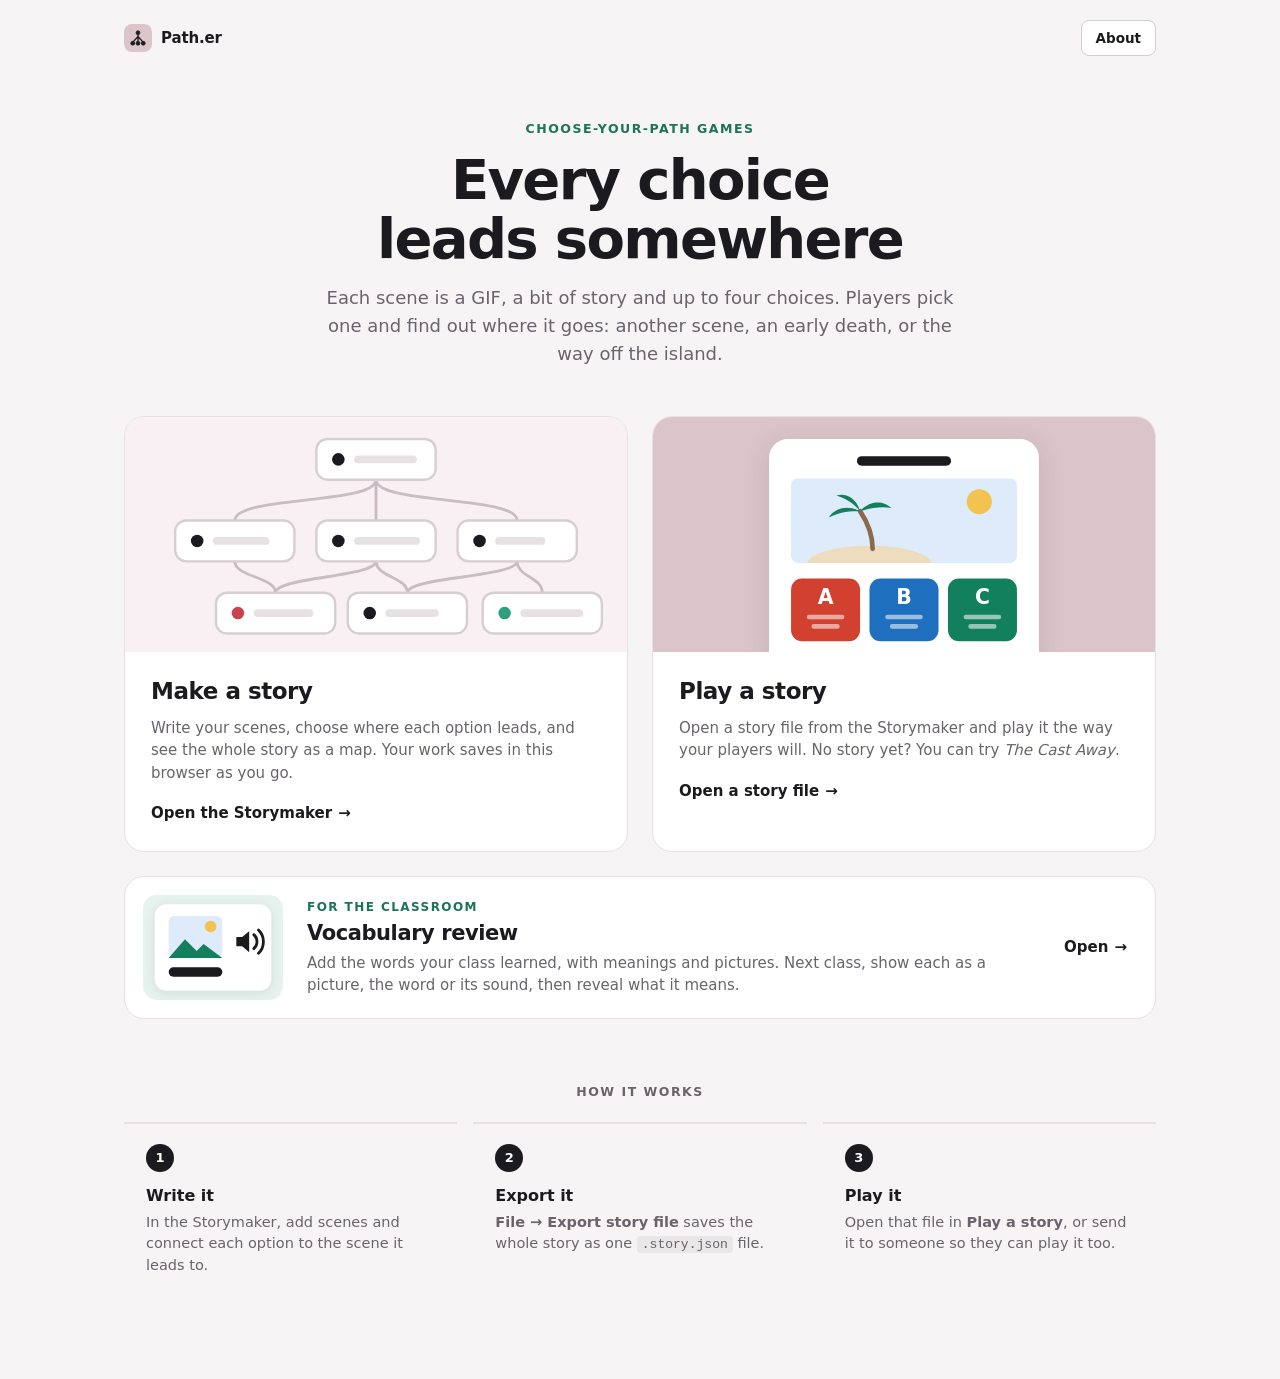
<file: index.html>
<!DOCTYPE html>
<html lang="en">
<head>
  <meta charset="utf-8">
  <meta name="viewport" content="width=device-width, initial-scale=1">
  <title>Path.er</title>
  <meta name="description" content="Make choose-your-path games: a GIF, a bit of story and up to four choices per scene.">
  <link rel="icon" href="favicon.svg" type="image/svg+xml">
  <link rel="stylesheet" href="css/site.css">
</head>
<body>
  <header class="site-header">
    <a class="brand" href="index.html" aria-current="page">
      <span class="brand-mark" aria-hidden="true">
        <svg viewBox="0 0 24 24"><circle cx="12" cy="5" r="2.6"/><circle cx="5" cy="19" r="2.6"/><circle cx="12" cy="19" r="2.6"/><circle cx="19" cy="19" r="2.6"/><path d="M12 7.5v9M12 10l-6.2 6.8M12 10l6.2 6.8" fill="none" stroke-width="1.8"/></svg>
      </span>
      Path.er
    </a>
    <nav class="header-actions" aria-label="Site">
      <a class="btn" href="about.html">About</a>
    </nav>
  </header>

  <main class="landing">
    <section class="hero">
      <p class="eyebrow">Choose-your-path games</p>
      <h1>Every choice leads somewhere</h1>
      <p class="lead">Each scene is a GIF, a bit of story and up to four choices. Players pick one and find out where it goes: another scene, an early death, or the way off the island.</p>
    </section>

    <div class="paths">
      <a class="path-card" href="storymaker.html">
        <div class="path-art path-art-make" aria-hidden="true">
          <svg viewBox="0 0 320 150">
            <g class="art-links">
              <path d="M160 40 C160 56 70 50 70 66"/>
              <path d="M160 40 V66"/>
              <path d="M160 40 C160 56 250 50 250 66"/>
              <path d="M70 92 C70 102 96 102 96 112"/>
              <path d="M160 92 C160 102 96 102 96 112"/>
              <path d="M160 92 C160 102 180 102 180 112"/>
              <path d="M250 92 C250 102 180 102 180 112"/>
              <path d="M250 92 C250 102 266 102 266 112"/>
            </g>
            <g class="art-node"><rect x="122" y="14" width="76" height="26" rx="7"/><circle cx="136" cy="27" r="4"/><rect class="art-line" x="146" y="24.5" width="40" height="5" rx="2.5"/></g>
            <g class="art-node"><rect x="32" y="66" width="76" height="26" rx="7"/><circle cx="46" cy="79" r="4"/><rect class="art-line" x="56" y="76.5" width="36" height="5" rx="2.5"/></g>
            <g class="art-node"><rect x="122" y="66" width="76" height="26" rx="7"/><circle cx="136" cy="79" r="4"/><rect class="art-line" x="146" y="76.5" width="42" height="5" rx="2.5"/></g>
            <g class="art-node"><rect x="212" y="66" width="76" height="26" rx="7"/><circle cx="226" cy="79" r="4"/><rect class="art-line" x="236" y="76.5" width="32" height="5" rx="2.5"/></g>
            <g class="art-node is-death"><rect x="58" y="112" width="76" height="26" rx="7"/><circle cx="72" cy="125" r="4"/><rect class="art-line" x="82" y="122.5" width="38" height="5" rx="2.5"/></g>
            <g class="art-node"><rect x="142" y="112" width="76" height="26" rx="7"/><circle cx="156" cy="125" r="4"/><rect class="art-line" x="166" y="122.5" width="34" height="5" rx="2.5"/></g>
            <g class="art-node is-ending"><rect x="228" y="112" width="76" height="26" rx="7"/><circle cx="242" cy="125" r="4"/><rect class="art-line" x="252" y="122.5" width="40" height="5" rx="2.5"/></g>
          </svg>
        </div>
        <div class="path-body">
          <h2>Make a story</h2>
          <p>Write your scenes, choose where each option leads, and see the whole story as a map. Your work saves in this browser as you go.</p>
          <span class="path-cta">Open the Storymaker <span aria-hidden="true">→</span></span>
        </div>
      </a>

      <a class="path-card" href="play.html">
        <div class="path-art path-art-play" aria-hidden="true">
          <svg viewBox="0 0 320 150">
            <defs><clipPath id="artGifClip"><rect x="88" y="39" width="144" height="54" rx="4"/></clipPath></defs>
            <rect class="art-panel" x="74" y="14" width="172" height="150" rx="12"/>
            <rect class="art-title" x="130" y="25" width="60" height="6" rx="3"/>
            <g class="art-gif" clip-path="url(#artGifClip)">
              <rect class="art-sky" x="88" y="39" width="144" height="54" rx="4"/>
              <circle class="art-sun" cx="208" cy="54" r="8"/>
              <ellipse class="art-sand" cx="138" cy="94" rx="40" ry="12"/>
              <path class="art-trunk" d="M140 84 C140 74 136 66 132 60"/>
              <path class="art-leaf" d="M132 60 C124 56 116 58 112 64 C120 60 126 60 132 60 Z M132 60 C138 53 147 53 152 58 C145 57 139 58 132 60 Z M132 60 C130 52 123 48 117 50 C123 52 128 55 132 60 Z"/>
            </g>
            <rect class="art-option" x="88" y="103" width="44" height="40" rx="7" fill="#d2412f"/>
            <rect class="art-option" x="138" y="103" width="44" height="40" rx="7" fill="#1f6fbf"/>
            <rect class="art-option" x="188" y="103" width="44" height="40" rx="7" fill="#13805d"/>
            <g class="art-letter">
              <text x="110" y="119">A</text>
              <text x="160" y="119">B</text>
              <text x="210" y="119">C</text>
            </g>
            <g class="art-desc">
              <rect x="98" y="126" width="24" height="3" rx="1.5"/><rect x="101" y="132" width="18" height="3" rx="1.5"/>
              <rect x="148" y="126" width="24" height="3" rx="1.5"/><rect x="151" y="132" width="18" height="3" rx="1.5"/>
              <rect x="198" y="126" width="24" height="3" rx="1.5"/><rect x="201" y="132" width="18" height="3" rx="1.5"/>
            </g>
          </svg>
        </div>
        <div class="path-body">
          <h2>Play a story</h2>
          <p>Open a story file from the Storymaker and play it the way your players will. No story yet? You can try <cite>The Cast Away</cite>.</p>
          <span class="path-cta">Open a story file <span aria-hidden="true">→</span></span>
        </div>
      </a>
    </div>

    <a class="vocab-card" href="vocab.html">
      <span class="vocab-card-art" aria-hidden="true">
        <svg viewBox="0 0 120 90">
          <rect class="vc-panel" x="10" y="8" width="100" height="74" rx="10"/>
          <rect class="vc-sky" x="22" y="18" width="46" height="36" rx="5"/>
          <circle class="vc-sun" cx="58" cy="27" r="5"/>
          <path class="vc-hill" d="M22 54 L36 38 L46 48 L52 42 L68 54 Z"/>
          <rect class="vc-word" x="22" y="62" width="46" height="8" rx="4"/>
          <path class="vc-sound" d="M80 36h5l6-5v18l-6-5h-5z"/>
          <path class="vc-wave" d="M95 34a8 8 0 0 1 0 12M99 30a14 14 0 0 1 0 20"/>
        </svg>
      </span>
      <span class="vocab-card-body">
        <span class="vocab-card-eyebrow">For the classroom</span>
        <span class="vocab-card-title">Vocabulary review</span>
        <span class="vocab-card-text">Add the words your class learned, with meanings and pictures. Next class, show each as a picture, the word or its sound, then reveal what it means.</span>
      </span>
      <span class="path-cta">Open <span aria-hidden="true">→</span></span>
    </a>

    <section class="flow" aria-labelledby="flowTitle">
      <h2 id="flowTitle">How it works</h2>
      <ol class="flow-steps">
        <li>
          <span class="flow-num" aria-hidden="true">1</span>
          <h3>Write it</h3>
          <p>In the Storymaker, add scenes and connect each option to the scene it leads to.</p>
        </li>
        <li>
          <span class="flow-num" aria-hidden="true">2</span>
          <h3>Export it</h3>
          <p><b>File → Export story file</b> saves the whole story as one <code>.story.json</code> file.</p>
        </li>
        <li>
          <span class="flow-num" aria-hidden="true">3</span>
          <h3>Play it</h3>
          <p>Open that file in <b>Play a story</b>, or send it to someone so they can play it too.</p>
        </li>
      </ol>
    </section>
  </main>
</body>
</html>
</file>
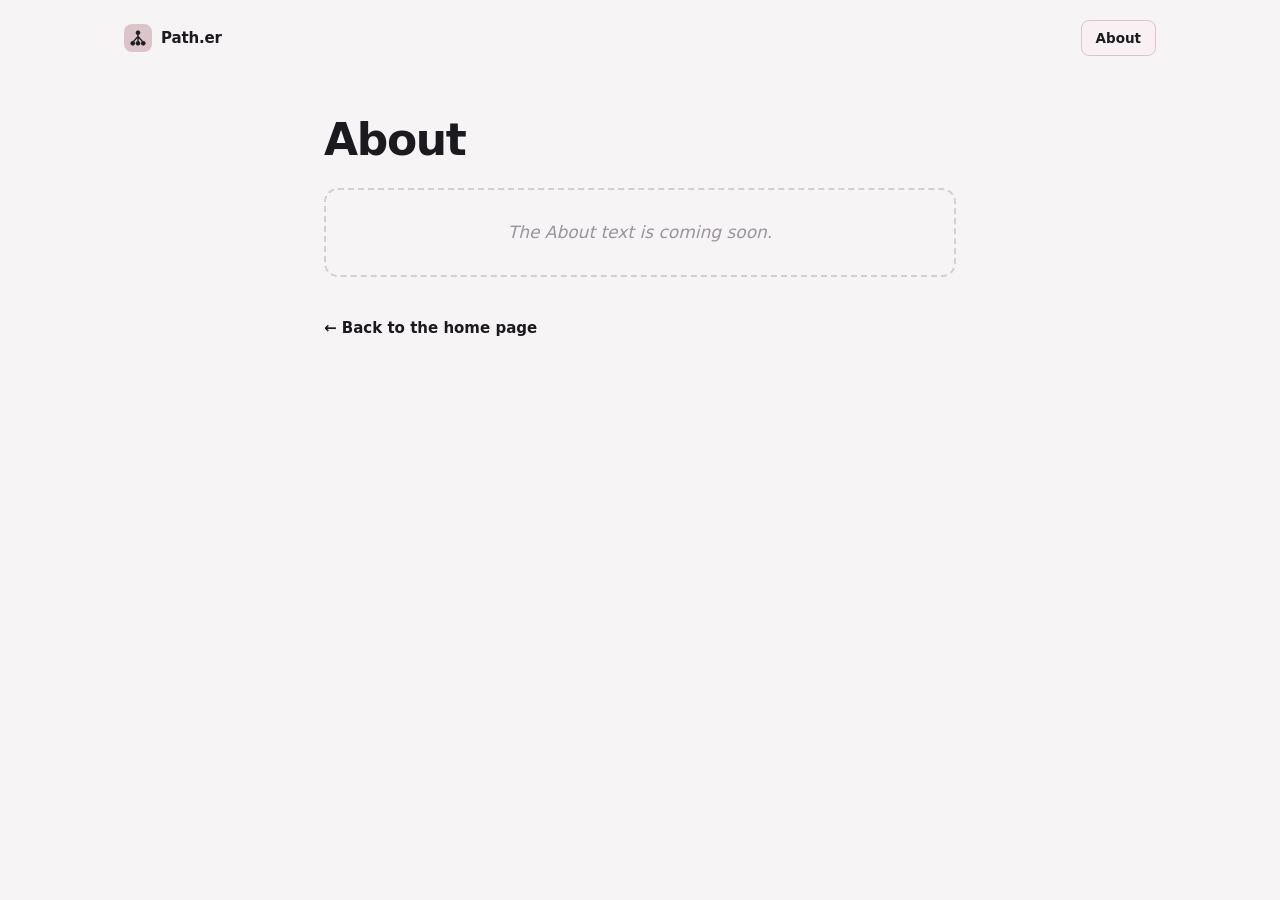
<file: about.html>
<!DOCTYPE html>
<html lang="en">
<head>
  <meta charset="utf-8">
  <meta name="viewport" content="width=device-width, initial-scale=1">
  <title>About · Path.er</title>
  <link rel="icon" href="favicon.svg" type="image/svg+xml">
  <link rel="stylesheet" href="css/site.css">
</head>
<body>
  <header class="site-header">
    <a class="brand" href="index.html">
      <span class="brand-mark" aria-hidden="true">
        <svg viewBox="0 0 24 24"><circle cx="12" cy="5" r="2.6"/><circle cx="5" cy="19" r="2.6"/><circle cx="12" cy="19" r="2.6"/><circle cx="19" cy="19" r="2.6"/><path d="M12 7.5v9M12 10l-6.2 6.8M12 10l6.2 6.8" fill="none" stroke-width="1.8"/></svg>
      </span>
      Path.er
    </a>
    <nav class="header-actions" aria-label="Site">
      <a class="btn" href="about.html" aria-current="page">About</a>
    </nav>
  </header>

  <main class="about">
    <h1>About</h1>

    <!--
      Write the About text here, replacing the placeholder paragraph below.
      Put each paragraph in its own <p> … </p>. For a subheading, use <h2> … </h2>.
    -->
    <div class="prose">
      <p class="placeholder">The About text is coming soon.</p>
    </div>

    <p class="back-link"><a href="index.html"><span aria-hidden="true">←</span> Back to the home page</a></p>
  </main>
</body>
</html>
</file>
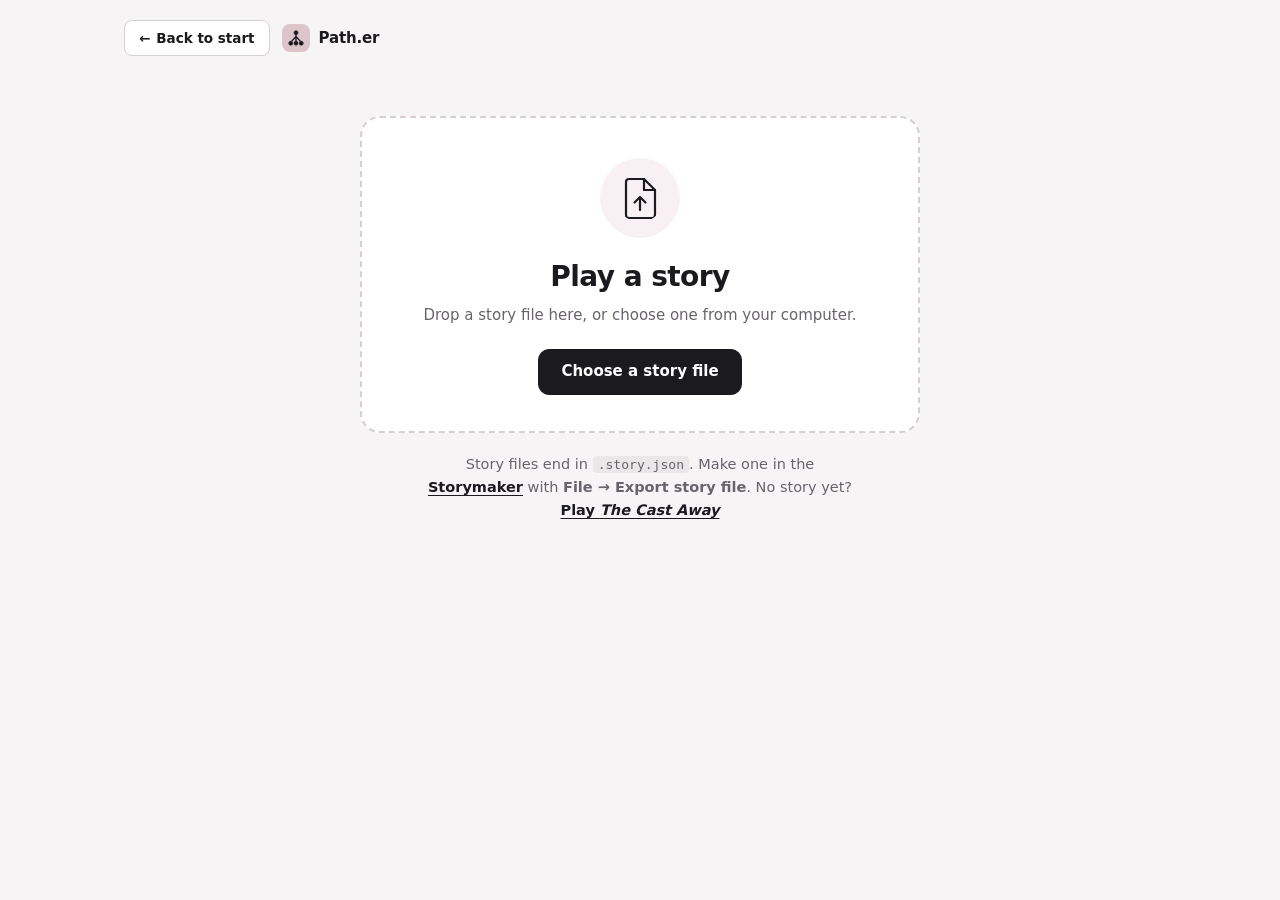
<file: play.html>
<!DOCTYPE html>
<html lang="en">
<head>
  <meta charset="utf-8">
  <meta name="viewport" content="width=device-width, initial-scale=1">
  <title>Play a story · Path.er</title>
  <link rel="icon" href="favicon.svg" type="image/svg+xml">
  <link rel="stylesheet" href="css/site.css">
  <link rel="stylesheet" href="css/player.css">
</head>
<body class="play-page">
  <header class="site-header">
    <a class="btn back-btn" href="index.html"><span aria-hidden="true">←</span> Back to start</a>
    <a class="brand" href="index.html">
      <span class="brand-mark" aria-hidden="true">
        <svg viewBox="0 0 24 24"><circle cx="12" cy="5" r="2.6"/><circle cx="5" cy="19" r="2.6"/><circle cx="12" cy="19" r="2.6"/><circle cx="19" cy="19" r="2.6"/><path d="M12 7.5v9M12 10l-6.2 6.8M12 10l6.2 6.8" fill="none" stroke-width="1.8"/></svg>
      </span>
      Path.er
    </a>
    <div id="gameControls" class="header-actions" hidden>
      <button type="button" id="restartBtn" class="btn">Restart</button>
      <button type="button" id="otherStoryBtn" class="btn">Open another story</button>
    </div>
  </header>

  <main>
    <section id="picker" class="picker" aria-labelledby="pickerTitle">
      <div id="dropzone" class="dropzone">
        <svg class="dropzone-icon" viewBox="0 0 48 48" aria-hidden="true">
          <path d="M13 5h15l11 11v25a3 3 0 0 1-3 3H13a3 3 0 0 1-3-3V8a3 3 0 0 1 3-3z"/>
          <path d="M28 5v11h11"/>
          <path d="M24 36V23m-5.5 5.5L24 23l5.5 5.5"/>
        </svg>
        <h1 id="pickerTitle">Play a story</h1>
        <p class="dropzone-text">Drop a story file here, or choose one from your computer.</p>
        <button type="button" id="chooseBtn" class="btn btn-primary btn-large">Choose a story file</button>
        <p id="pickerError" class="picker-error" role="alert" hidden></p>
      </div>
      <p class="picker-hint">
        Story files end in <code>.story.json</code>. Make one in the <a href="storymaker.html">Storymaker</a> with <b>File → Export story file</b>.
        No story yet? <button type="button" id="sampleBtn" class="link-btn">Play <cite>The Cast Away</cite></button>
      </p>
    </section>

    <section id="game" class="game" aria-label="Game" hidden>
      <div class="ip-page">
        <h1 id="gameTitle" class="ip-site-title" tabindex="-1"></h1>
        <div id="playerRoot" class="ip-stage"></div>
      </div>
    </section>
  </main>

  <div id="dropOverlay" class="drop-overlay" hidden>
    <p>Drop to play this story</p>
  </div>
  <input type="file" id="fileInput" accept=".json,application/json" hidden>

  <script src="js/sample-story.js"></script>
  <script src="js/player.js"></script>
  <script src="js/play.js"></script>
</body>
</html>
</file>
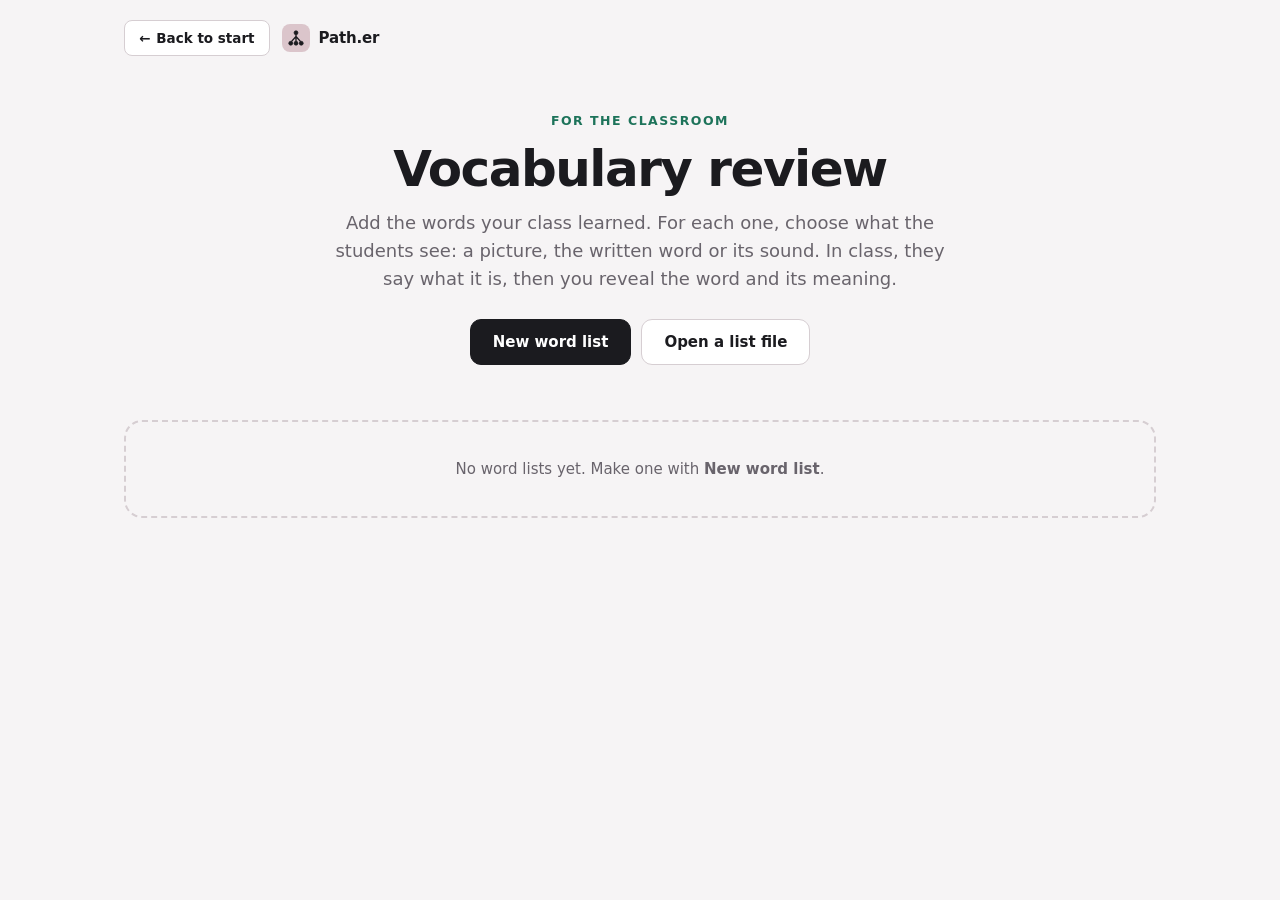
<file: vocab.html>
<!DOCTYPE html>
<html lang="en">
<head>
  <meta charset="utf-8">
  <meta name="viewport" content="width=device-width, initial-scale=1">
  <title>Vocabulary review · Path.er</title>
  <meta name="description" content="Make a list of the words your class learned, then review them as pictures, written words or sounds.">
  <link rel="icon" href="favicon.svg" type="image/svg+xml">
  <link rel="stylesheet" href="css/site.css">
  <link rel="stylesheet" href="css/vocab.css">
</head>
<body class="vocab-page">
  <header class="site-header">
    <a class="btn back-btn" id="backBtn" href="index.html"><span aria-hidden="true">←</span> <span id="backLabel">Back to start</span></a>
    <a class="brand" href="index.html">
      <span class="brand-mark" aria-hidden="true">
        <svg viewBox="0 0 24 24"><circle cx="12" cy="5" r="2.6"/><circle cx="5" cy="19" r="2.6"/><circle cx="12" cy="19" r="2.6"/><circle cx="19" cy="19" r="2.6"/><path d="M12 7.5v9M12 10l-6.2 6.8M12 10l6.2 6.8" fill="none" stroke-width="1.8"/></svg>
      </span>
      Path.er
    </a>
  </header>

  <main class="vocab">
    <p id="storageWarning" class="vocab-warning" role="alert" hidden>
      This browser isn't letting the page save, so your lists will be lost when you close it. Use <b>Export</b> to keep a copy of each list.
    </p>

    <!-- All lists -->
    <section id="listsView" aria-labelledby="listsTitle" hidden>
      <div class="vocab-intro">
        <p class="eyebrow">For the classroom</p>
        <h1 id="listsTitle">Vocabulary review</h1>
        <p class="lead">Add the words your class learned. For each one, choose what the students see: a picture, the written word or its sound. In class, they say what it is, then you reveal the word and its meaning.</p>
        <div class="vocab-intro-actions">
          <button type="button" id="newListBtn" class="btn btn-primary btn-large">New word list</button>
          <button type="button" id="importBtn" class="btn btn-large">Open a list file</button>
        </div>
      </div>

      <div id="listsGrid" class="vl-grid"></div>
      <p id="listsEmpty" class="vl-empty" hidden>No word lists yet. Make one with <b>New word list</b>.</p>
    </section>

    <!-- One list -->
    <section id="editView" aria-label="Word list" hidden>
      <div class="ve-head">
        <label class="ve-name-label" for="listName">List name</label>
        <input id="listName" class="ve-name" type="text" autocomplete="off" spellcheck="false">
        <p id="wordCount" class="ve-count"></p>
        <div class="ve-actions">
          <button type="button" id="reviewBtn" class="btn btn-primary btn-large">Review these words</button>
          <button type="button" id="exportBtn" class="btn">Export</button>
          <button type="button" id="deleteListBtn" class="btn btn-danger">Delete list</button>
        </div>
      </div>

      <p class="ve-hint">
        For each word, choose what the students see: <b>Picture</b>, <b>Word</b> or <b>Sound</b>. Then type the word and its meaning for the answer (<b>Look up meaning</b> finds dictionary meanings). To add a picture, click <b>Add picture</b>, drag an image onto the word, or copy an image from the web, click the word and press <kbd>Ctrl</kbd>+<kbd>V</kbd>.
      </p>

      <ol id="wordRows" class="vw-rows"></ol>
      <button type="button" id="addWordBtn" class="btn vw-add">+ Add a word</button>
    </section>

    <!-- Review setup -->
    <section id="setupView" aria-labelledby="setupTitle" hidden>
      <div class="vs-panel">
        <p class="eyebrow">Review</p>
        <h1 id="setupTitle"></h1>
        <p id="setupCount" class="vs-count"></p>

        <p class="vs-how">Each word comes up the way you chose for it: its picture, the written word, or its sound. <b>Show answer</b> then shows the word and its meaning.</p>
        <ul id="setupNotes" class="vs-notes" hidden></ul>

        <label class="vs-check"><input type="checkbox" id="shuffleOpt"> Shuffle the words</label>

        <div class="vs-actions">
          <button type="button" id="startBtn" class="btn btn-primary btn-large">Start the review</button>
          <button type="button" id="editListBtn" class="btn btn-large">Edit the words</button>
        </div>
      </div>
    </section>
  </main>

  <!-- Full-screen review -->
  <div id="stage" class="stage" role="dialog" aria-modal="true" aria-label="Vocabulary review" hidden>
    <div class="stage-top">
      <span id="stageProgress" class="stage-progress"></span>
      <div class="stage-bar" aria-hidden="true"><span id="stageBarFill"></span></div>
      <button type="button" id="fullscreenBtn" class="btn">Full screen</button>
      <button type="button" id="closeStageBtn" class="btn">Close</button>
    </div>
    <div id="stageCard" class="stage-card" aria-live="polite"></div>
    <div id="stageNav" class="stage-nav">
      <button type="button" id="prevBtn" class="btn btn-large"><span aria-hidden="true">←</span> Back</button>
      <button type="button" id="nextBtn" class="btn btn-primary btn-large stage-next">Show answer</button>
    </div>
    <p class="stage-keys"><kbd>Space</kbd> show answer / next · <kbd>←</kbd> back · <kbd>S</kbd> play the sound · <kbd>Esc</kbd> close</p>
  </div>

  <div id="toast" class="toast" role="status" hidden></div>
  <input type="file" id="imageInput" accept="image/*" hidden>
  <input type="file" id="importInput" accept=".json,application/json" multiple hidden>

  <script src="js/vocab.js"></script>
</body>
</html>
</file>
<file: css/site.css>
/* Home page and play page. Same palette as the Storymaker. */

:root {
  --bg: #f6f4f5;
  --surface: #fff;
  --ink: #1b1b1f;
  --muted: #69646c;
  --faint: #9a949d;
  --line: #e7e1e4;
  --line-strong: #d6ced2;
  --pink: #dbc5cb;
  --pink-soft: #f8f0f3;
  --green: #2f9e7f;
  --green-ink: #1d735a;
  --red: #c9424c;
  --red-soft: #fcebec;
  --font: "Segoe UI", system-ui, -apple-system, Roboto, Arial, sans-serif;
}

* { box-sizing: border-box; }
[hidden] { display: none !important; }

body {
  margin: 0;
  background: var(--bg);
  color: var(--ink);
  font: 15px/1.5 var(--font);
}

button { font: inherit; color: inherit; }

:focus-visible {
  outline: 2px solid var(--green);
  outline-offset: 2px;
}

code {
  padding: 1px 5px;
  background: rgba(27, 27, 31, 0.06);
  border-radius: 4px;
  font: 0.9em Consolas, "SFMono-Regular", Menlo, monospace;
}

cite { font-style: italic; }

/* ---------- Header */

.site-header {
  display: flex;
  flex-wrap: wrap;
  align-items: center;
  gap: 10px 12px;
  max-width: 1080px;
  margin: 0 auto;
  padding: 20px 24px;
}

.brand {
  display: flex;
  align-items: center;
  gap: 9px;
  color: inherit;
  font-size: 15px;
  font-weight: 700;
  letter-spacing: -0.01em;
  text-decoration: none;
  white-space: nowrap;
}

.brand-mark {
  display: grid;
  place-items: center;
  width: 28px;
  height: 28px;
  border-radius: 8px;
  background: var(--pink);
}

.brand-mark svg { width: 18px; height: 18px; fill: var(--ink); stroke: var(--ink); }

.header-actions {
  display: flex;
  gap: 8px;
  margin-left: auto;
}

/* ---------- Buttons */

.btn {
  display: inline-flex;
  align-items: center;
  justify-content: center;
  gap: 6px;
  height: 36px;
  padding: 0 14px;
  border: 1px solid var(--line-strong);
  border-radius: 8px;
  background: var(--surface);
  color: inherit;
  font-size: 13.5px;
  font-weight: 600;
  text-decoration: none;
  white-space: nowrap;
  cursor: pointer;
  transition: background 0.15s, border-color 0.15s;
}

.btn:hover { background: #faf7f8; border-color: #c3bac0; }
.btn:active { transform: translateY(1px); }

.btn[aria-current="page"] { background: var(--pink-soft); border-color: var(--pink); }

.btn-primary { background: var(--ink); border-color: var(--ink); color: #fff; }
.btn-primary:hover { background: #34343a; border-color: #34343a; }

.btn-large { height: 46px; padding: 0 22px; border-radius: 11px; font-size: 15px; }

.link-btn {
  padding: 0;
  border: 0;
  background: none;
  font-weight: 700;
  text-decoration: underline;
  text-underline-offset: 3px;
  cursor: pointer;
}

/* ---------- Home page */

.landing {
  max-width: 1080px;
  margin: 0 auto;
  padding: 0 24px 80px;
}

.hero {
  max-width: 720px;
  margin: 0 auto;
  padding: 44px 0 48px;
  text-align: center;
}

.eyebrow {
  margin: 0;
  color: var(--green-ink);
  font-size: 12.5px;
  font-weight: 700;
  letter-spacing: 0.12em;
  text-transform: uppercase;
}

.hero h1 {
  margin: 12px 0 16px;
  font-size: clamp(34px, 6vw, 56px);
  font-weight: 800;
  line-height: 1.05;
  letter-spacing: -0.03em;
  text-wrap: balance;
}

.lead {
  max-width: 56ch;
  margin: 0 auto;
  color: var(--muted);
  font-size: 18px;
  line-height: 1.55;
  text-wrap: pretty;
}

.paths {
  display: grid;
  grid-template-columns: repeat(2, minmax(0, 1fr));
  gap: 24px;
}

.path-card {
  display: flex;
  flex-direction: column;
  overflow: hidden;
  background: var(--surface);
  border: 1px solid var(--line);
  border-radius: 20px;
  color: inherit;
  text-decoration: none;
  transition: transform 0.2s ease, box-shadow 0.2s ease, border-color 0.2s ease;
}

.path-card:hover {
  transform: translateY(-4px);
  border-color: var(--line-strong);
  box-shadow: 0 14px 32px rgba(27, 27, 31, 0.1);
}

.path-card:focus-visible {
  outline: 3px solid var(--green);
  outline-offset: 3px;
}

.path-art svg {
  display: block;
  width: 100%;
  height: auto;
}

.path-art-make { background: var(--pink-soft); }
.path-art-play { background: var(--pink); }

.path-body {
  padding: 22px 26px 26px;
}

.path-body h2 {
  margin: 0 0 8px;
  font-size: 23px;
  font-weight: 800;
  letter-spacing: -0.02em;
}

.path-body p {
  margin: 0 0 18px;
  color: var(--muted);
}

.path-cta {
  display: inline-flex;
  gap: 6px;
  font-weight: 700;
}

.path-cta span { transition: transform 0.2s ease; }
.path-card:hover .path-cta span { transform: translateX(4px); }

/* Card art: the map (Make) and the scene box (Play). */
.art-links path { fill: none; stroke: #c9bcc2; stroke-width: 1.8; }
.art-node rect:first-child { fill: #fff; stroke: var(--line-strong); stroke-width: 1.5; }
.art-node circle { fill: var(--ink); }
.art-node.is-death circle { fill: var(--red); }
.art-node.is-ending circle { fill: var(--green); }
.art-line { fill: var(--line); }

.art-panel { fill: #fff; filter: drop-shadow(0 3px 8px rgba(27, 27, 31, 0.12)); }
.art-title { fill: var(--ink); }
.art-sky { fill: #ddebfa; }
.art-sun { fill: #f4c34f; }
.art-sand { fill: #eedcbf; }
.art-trunk { fill: none; stroke: #8a6a4a; stroke-width: 3; stroke-linecap: round; }
.art-leaf { fill: #13805d; }
.art-letter text { fill: #fff; font: 800 13px var(--font); text-anchor: middle; }
.art-desc rect { fill: rgba(255, 255, 255, 0.55); }

/* Link to the vocabulary review page, under the two path cards. */
.vocab-card {
  display: flex;
  align-items: center;
  gap: 24px;
  margin-top: 24px;
  padding: 18px 28px 18px 18px;
  background: var(--surface);
  border: 1px solid var(--line);
  border-radius: 20px;
  color: inherit;
  text-decoration: none;
  transition: transform 0.2s ease, box-shadow 0.2s ease, border-color 0.2s ease;
}

.vocab-card:hover {
  transform: translateY(-3px);
  border-color: var(--line-strong);
  box-shadow: 0 14px 32px rgba(27, 27, 31, 0.1);
}

.vocab-card:focus-visible { outline: 3px solid var(--green); outline-offset: 3px; }

.vocab-card-art {
  flex: none;
  width: 140px;
  border-radius: 14px;
  background: #e6f3ee;
}

.vocab-card-art svg { display: block; width: 100%; height: auto; }
.vc-panel { fill: #fff; filter: drop-shadow(0 2px 5px rgba(27, 27, 31, 0.1)); }
.vc-sky { fill: #ddebfa; }
.vc-sun { fill: #f4c34f; }
.vc-hill { fill: #13805d; }
.vc-word { fill: var(--ink); }
.vc-sound { fill: var(--ink); }
.vc-wave { fill: none; stroke: var(--ink); stroke-width: 2.4; stroke-linecap: round; }

.vocab-card-body { display: grid; gap: 2px; flex: 1; }

.vocab-card-eyebrow {
  color: var(--green-ink);
  font-size: 12px;
  font-weight: 700;
  letter-spacing: 0.12em;
  text-transform: uppercase;
}

.vocab-card-title { font-size: 21px; font-weight: 800; letter-spacing: -0.02em; }
.vocab-card-text { color: var(--muted); }
.vocab-card:hover .path-cta span { transform: translateX(4px); }

.flow {
  margin-top: 64px;
}

.flow h2 {
  margin: 0 0 20px;
  color: var(--muted);
  font-size: 12.5px;
  font-weight: 700;
  letter-spacing: 0.12em;
  text-align: center;
  text-transform: uppercase;
}

.flow-steps {
  display: grid;
  grid-template-columns: repeat(3, minmax(0, 1fr));
  gap: 16px;
  margin: 0;
  padding: 0;
  list-style: none;
}

.flow-steps li {
  padding: 20px 22px 22px;
  border-top: 2px solid var(--line);
}

.flow-num {
  display: grid;
  place-items: center;
  width: 28px;
  height: 28px;
  border-radius: 50%;
  background: var(--ink);
  color: #fff;
  font-size: 13px;
  font-weight: 700;
}

.flow-steps h3 {
  margin: 12px 0 4px;
  font-size: 16px;
}

.flow-steps p {
  margin: 0;
  color: var(--muted);
  font-size: 14.5px;
}

/* ---------- About page */

.about {
  max-width: 680px;
  margin: 0 auto;
  padding: 40px 24px 80px;
}

.about h1 {
  margin: 0 0 24px;
  font-size: clamp(32px, 5vw, 44px);
  font-weight: 800;
  line-height: 1.1;
  letter-spacing: -0.03em;
}

.prose {
  font-size: 17px;
  line-height: 1.7;
}

.prose p { margin: 0 0 1.1em; }

.prose h2 {
  margin: 1.8em 0 0.5em;
  font-size: 21px;
  font-weight: 800;
  letter-spacing: -0.02em;
}

.prose a { color: inherit; text-underline-offset: 3px; }

.prose .placeholder {
  padding: 28px 24px;
  border: 2px dashed var(--line-strong);
  border-radius: 14px;
  color: var(--faint);
  font-style: italic;
  text-align: center;
}

.back-link {
  margin: 40px 0 0;
  font-weight: 600;
}

.back-link a { color: inherit; text-decoration: none; }
.back-link a:hover { text-decoration: underline; text-underline-offset: 3px; }

/* ---------- Play page */

.play-page main {
  max-width: 828px;
  margin: 0 auto;
  padding: 8px 24px 64px;
}

.picker {
  max-width: 560px;
  margin: 32px auto 0;
  text-align: center;
}

.dropzone {
  display: flex;
  flex-direction: column;
  align-items: center;
  padding: 40px 28px 36px;
  background: var(--surface);
  border: 2px dashed var(--line-strong);
  border-radius: 20px;
}

.dropzone-icon {
  width: 80px;
  height: 80px;
  padding: 16px;
  background: var(--pink-soft);
  border-radius: 50%;
  fill: none;
  stroke: var(--ink);
  stroke-width: 2.2;
  stroke-linecap: round;
  stroke-linejoin: round;
}

.dropzone h1 {
  margin: 18px 0 6px;
  font-size: 28px;
  font-weight: 800;
  letter-spacing: -0.02em;
}

.dropzone-text {
  margin: 0 0 22px;
  color: var(--muted);
}

.picker-error {
  margin: 18px 0 0;
  padding: 10px 14px;
  background: var(--red-soft);
  border-radius: 10px;
  color: var(--red);
  font-size: 14px;
  font-weight: 600;
}

.picker-hint {
  max-width: 48ch;
  margin: 20px auto 0;
  color: var(--muted);
  font-size: 14.5px;
  line-height: 1.6;
}

.picker-hint a { color: var(--ink); font-weight: 600; text-underline-offset: 3px; }
.picker-hint .link-btn { color: var(--ink); }

.game .ip-page {
  border: 1px solid var(--line);
  border-radius: 20px;
}

.game .ip-site-title:focus { outline: none; }

.drop-overlay {
  position: fixed;
  inset: 0;
  z-index: 100;
  display: grid;
  place-items: center;
  padding: 16px;
  background: rgba(248, 240, 243, 0.9);
  pointer-events: none;
}

.drop-overlay p {
  margin: 0;
  padding: 28px 36px;
  background: var(--surface);
  border: 2px dashed #b99aa3;
  border-radius: 18px;
  font-size: 18px;
  font-weight: 700;
}

/* ---------- Small screens */

@media (max-width: 760px) {
  .paths,
  .flow-steps { grid-template-columns: 1fr; }
  .flow { margin-top: 48px; }
  .vocab-card { flex-wrap: wrap; gap: 14px 18px; padding: 16px; }
  .vocab-card-art { width: 100px; }
  .vocab-card-body { flex-basis: 100%; }
}

@media (max-width: 600px) {
  .site-header { padding: 14px 16px; }
  .landing { padding: 0 16px 56px; }
  .about { padding: 24px 16px 56px; }
  .hero { padding: 28px 0 36px; }
  .lead { font-size: 16.5px; }
  .path-body { padding: 20px 20px 22px; }
  .play-page main { padding: 4px 16px 48px; }
  .picker { margin-top: 12px; }
  .dropzone { padding: 32px 20px 28px; }
  .game .ip-page { padding: 24px 14px 32px; }
  .game .ip-site-title { font-size: 26px; }
}

@media (prefers-reduced-motion: reduce) {
  .path-card,
  .vocab-card,
  .path-cta span { transition: none; }
  .path-card:hover,
  .vocab-card:hover,
  .path-card:hover .path-cta span { transform: none; }
}
</file>
<file: css/player.css>
/* Island Player: the game page and the scene box. */

/* One color per option, readable with white text: coral, ocean, palm, orchid. */
:root {
  --ip-a: #d2412f;
  --ip-b: #1f6fbf;
  --ip-c: #13805d;
  --ip-d: #8347d6;
}

[data-letter="A"] { --letter-color: var(--ip-a); }
[data-letter="B"] { --letter-color: var(--ip-b); }
[data-letter="C"] { --letter-color: var(--ip-c); }
[data-letter="D"] { --letter-color: var(--ip-d); }

.ip-page {
  background: #fff;
  color: #111;
  padding: 36px 32px 48px;
  font-family: "Helvetica Neue", Helvetica, Arial, sans-serif;
}

.ip-site-title {
  margin: 0 0 24px;
  text-align: center;
  font-size: 34px;
  font-weight: 800;
  letter-spacing: -0.02em;
}

.ip-stage {
  max-width: 640px;
  margin: 0 auto;
}

/* --ip-bg is set per scene; .is-dark flips the text and details to light. */
.ip-panel {
  --ip-bg: #fff;
  --ip-ink: #111;
  --ip-soft: rgba(17, 17, 17, 0.06);
  --ip-faint: rgba(17, 17, 17, 0.35);
  --ip-death: #b3261e;
  --ip-win: #1b6b53;
  position: relative;
  container-type: inline-size;
  background: var(--ip-bg);
  color: var(--ip-ink);
  border-radius: 18px;
  box-shadow: 0 0 0 1px rgba(17, 17, 17, 0.08), 0 2px 10px rgba(17, 17, 17, 0.06);
  padding: 16px 26px 30px;
  font-family: "Helvetica Neue", Helvetica, Arial, sans-serif;
}

.ip-panel.is-dark {
  --ip-ink: #fff;
  --ip-soft: rgba(255, 255, 255, 0.08);
  --ip-faint: rgba(255, 255, 255, 0.45);
  --ip-death: #ff8f8a;
  --ip-win: #6fdcb6;
}

.ip-animate .ip-panel {
  animation: ip-enter 0.35s ease both;
}

/* Lives */
.ip-lives {
  display: flex;
  justify-content: flex-end;
  gap: 3px;
  min-height: 20px;
  margin-right: -8px;
}

.ip-heart {
  width: 20px;
  height: 20px;
}

.ip-heart.is-full path {
  fill: #d2334a;
}

.ip-heart.is-empty path {
  fill: none;
  stroke: var(--ip-faint);
  stroke-width: 2;
}

.ip-heart.is-breaking {
  animation: ip-heart-break 0.7s ease;
}

/* Scene */
.ip-title {
  margin: 2px 0 18px;
  text-align: center;
  font-size: 23px;
  font-weight: 800;
  line-height: 1.2;
  letter-spacing: -0.01em;
}

.ip-title:focus {
  outline: none;
}

.ip-media {
  display: grid;
  place-items: center;
  aspect-ratio: 16 / 9;
  margin: 0 auto 18px;
  background: var(--ip-soft);
  border-radius: 4px;
  overflow: hidden;
}

.ip-media.has-image {
  aspect-ratio: auto;
  background: transparent;
}

.ip-media.is-loading {
  min-height: 160px;
  background: var(--ip-soft);
}

.ip-media.is-broken {
  aspect-ratio: 16 / 9;
  background: var(--ip-soft);
}

.ip-media.is-broken img {
  display: none;
}

.ip-media.is-broken::after {
  content: "This GIF couldn’t be loaded. Check the link.";
  font-size: 14px;
  font-style: italic;
  opacity: 0.7;
}

.ip-media img {
  display: block;
  max-width: 100%;
  max-height: 320px;
  border-radius: 6px;
}

.ip-media-empty {
  font-size: 20px;
  font-style: italic;
  font-weight: 300;
  opacity: 0.55;
}

.ip-text {
  max-width: 48ch;
  margin: 0 auto 22px;
  text-align: center;
  font-size: 15.5px;
  line-height: 1.5;
  white-space: pre-line;
}

/* Options */
.ip-options {
  --cols: 3;
  display: grid;
  grid-template-columns: repeat(var(--cols), minmax(0, 1fr));
  gap: 14px;
}

.ip-options[data-count="1"] { --cols: 1; max-width: 220px; margin: 0 auto; }
.ip-options[data-count="2"] { --cols: 2; max-width: 460px; margin: 0 auto; }
.ip-options[data-count="4"] { --cols: 4; }

@container (max-width: 540px) {
  .ip-options[data-count="4"] { --cols: 2; }
}

@container (max-width: 340px) {
  .ip-options[data-count] { --cols: 1; }
}

.ip-option {
  display: flex;
  flex-direction: column;
  align-items: center;
  gap: 8px;
  min-height: 124px;
  padding: 14px 12px 18px;
  background: var(--letter-color, #000);
  color: #fff;
  border: 0;
  border-radius: 12px;
  font-family: inherit;
  text-align: center;
  cursor: pointer;
  transition: transform 0.15s ease, box-shadow 0.15s ease;
}

.ip-option:hover {
  transform: translateY(-3px);
  box-shadow: 0 8px 18px rgba(0, 0, 0, 0.25);
}

.ip-option:focus-visible {
  outline: 3px solid var(--ip-ink);
  outline-offset: 3px;
}

.ip-option.is-unlinked {
  opacity: 0.55;
  outline: 2px dashed rgba(255, 255, 255, 0.7);
  outline-offset: -6px;
}

.ip-letter {
  font-size: 26px;
  font-weight: 800;
  line-height: 1;
}

.ip-desc {
  font-size: 13px;
  font-style: italic;
  line-height: 1.35;
}

.ip-placeholder {
  font-style: italic;
  opacity: 0.55;
}

.ip-note {
  margin: 0;
  text-align: center;
  font-style: italic;
  opacity: 0.7;
}

/* Death and ending */
.ip-outcome {
  text-align: center;
}

.ip-outcome-text {
  margin: 0 0 12px;
  font-weight: 700;
}

.ip-outcome.is-death .ip-outcome-text { color: var(--ip-death); }
.ip-outcome.is-ending .ip-outcome-text { color: var(--ip-win); }

.ip-action {
  padding: 12px 26px;
  background: var(--ip-ink);
  color: var(--ip-bg);
  border: 0;
  border-radius: 999px;
  font-family: inherit;
  font-size: 15px;
  font-weight: 800;
  letter-spacing: 0.02em;
  cursor: pointer;
  transition: transform 0.15s ease;
}

.ip-action:hover {
  transform: translateY(-2px);
}

.ip-action:focus-visible {
  outline: 3px solid var(--ip-ink);
  outline-offset: 3px;
}

.ip-toast {
  position: absolute;
  left: 50%;
  bottom: 10px;
  transform: translateX(-50%);
  padding: 7px 12px;
  background: var(--ip-ink);
  color: var(--ip-bg);
  border-radius: 8px;
  font-size: 13px;
  white-space: nowrap;
  animation: ip-fade 0.2s ease;
}

@keyframes ip-enter {
  from { opacity: 0; transform: translateY(8px); }
}

@keyframes ip-fade {
  from { opacity: 0; }
}

@keyframes ip-heart-break {
  0% { transform: scale(1.35); }
  40% { transform: scale(0.7) rotate(-12deg); }
  100% { transform: none; }
}

@media (prefers-reduced-motion: reduce) {
  .ip-animate .ip-panel,
  .ip-heart.is-breaking,
  .ip-toast {
    animation: none;
  }
  .ip-option,
  .ip-action {
    transition: none;
  }
}
</file>
<file: css/vocab.css>
/* Vocabulary review page. Builds on site.css (palette, header, buttons). */

.back-btn { color: inherit; text-decoration: none; }

.vocab {
  max-width: 1080px;
  margin: 0 auto;
  padding: 8px 24px 80px;
}

.btn:disabled,
.btn.is-disabled {
  opacity: 0.45;
  cursor: not-allowed;
  pointer-events: none;
}

.btn-sm { height: 32px; padding: 0 11px; font-size: 13px; }
.btn svg { width: 17px; height: 17px; flex: none; }

[data-act="stop-recording"] svg rect { fill: currentColor; }

.btn-danger { color: var(--red); }
.btn-danger:hover { background: var(--red-soft); border-color: #e6b5b9; }

kbd {
  display: inline-block;
  min-width: 1.6em;
  padding: 0 5px;
  border: 1px solid var(--line-strong);
  border-bottom-width: 2px;
  border-radius: 5px;
  background: var(--surface);
  font: 600 0.85em var(--font);
  text-align: center;
}

svg[aria-hidden] {
  fill: none;
  stroke: currentColor;
  stroke-width: 1.8;
  stroke-linecap: round;
  stroke-linejoin: round;
}

.vocab-warning {
  margin: 0 0 20px;
  padding: 12px 16px;
  background: var(--red-soft);
  border-radius: 12px;
  color: var(--red);
  font-weight: 600;
}

/* ---------- All lists */

.vocab-intro {
  max-width: 720px;
  margin: 0 auto;
  padding: 28px 0 40px;
  text-align: center;
}

.vocab-intro h1 {
  margin: 12px 0 14px;
  font-size: clamp(32px, 5.5vw, 50px);
  font-weight: 800;
  line-height: 1.05;
  letter-spacing: -0.03em;
}

.vocab-intro-actions {
  display: flex;
  flex-wrap: wrap;
  justify-content: center;
  gap: 10px;
  margin-top: 26px;
}

.vl-grid {
  display: grid;
  grid-template-columns: repeat(auto-fill, minmax(260px, 1fr));
  gap: 20px;
}

.vl-card {
  display: flex;
  flex-direction: column;
  overflow: hidden;
  background: var(--surface);
  border: 1px solid var(--line);
  border-radius: 18px;
}

.vl-thumbs {
  display: grid;
  grid-template-columns: repeat(4, 1fr);
  gap: 2px;
  height: 92px;
  background: var(--pink-soft);
}

.vl-thumbs img {
  width: 100%;
  height: 100%;
  object-fit: cover;
}

.vl-thumbs.is-empty {
  display: grid;
  grid-template-columns: 1fr;
  place-items: center;
  color: #b99aa3;
}

.vl-thumbs.is-empty svg { width: 36px; height: 36px; }

.vl-body { padding: 16px 18px 18px; }

.vl-body h2 {
  margin: 0 0 2px;
  font-size: 18px;
  font-weight: 800;
  letter-spacing: -0.01em;
  overflow-wrap: anywhere;
}

.vl-open { color: inherit; text-decoration: none; }
.vl-open:hover { text-decoration: underline; text-underline-offset: 3px; }

.vl-meta {
  margin: 0 0 14px;
  color: var(--muted);
  font-size: 14px;
}

.vl-actions { display: flex; gap: 8px; }

.vl-empty {
  padding: 36px 20px;
  border: 2px dashed var(--line-strong);
  border-radius: 18px;
  color: var(--muted);
  text-align: center;
}

/* ---------- Editing a list */

.ve-head {
  display: grid;
  grid-template-columns: 1fr auto;
  align-items: end;
  gap: 4px 20px;
  padding: 16px 0 18px;
}

.ve-name-label {
  grid-column: 1 / -1;
  color: var(--muted);
  font-size: 12.5px;
  font-weight: 700;
  letter-spacing: 0.08em;
  text-transform: uppercase;
}

.ve-name {
  width: 100%;
  min-width: 0;
  padding: 4px 8px;
  margin-left: -9px;
  border: 1px solid transparent;
  border-radius: 10px;
  background: transparent;
  color: inherit;
  font: 800 clamp(26px, 4vw, 36px) / 1.2 var(--font);
  letter-spacing: -0.02em;
}

.ve-name:hover { border-color: var(--line-strong); }
.ve-name:focus { border-color: var(--green); background: var(--surface); outline: none; }

.ve-count {
  grid-column: 1;
  margin: 0;
  color: var(--muted);
}

.ve-actions {
  grid-column: 2;
  grid-row: 2 / span 2;
  display: flex;
  flex-wrap: wrap;
  justify-content: flex-end;
  align-items: center;
  gap: 8px;
}

.ve-actions .btn:not(.btn-large) { height: 46px; }

.ve-hint {
  margin: 0 0 16px;
  padding: 12px 16px;
  background: var(--pink-soft);
  border-radius: 12px;
  color: var(--muted);
  font-size: 14.5px;
}

.ve-hint b { color: var(--ink); }

.vw-rows {
  display: grid;
  gap: 10px;
  margin: 0;
  padding: 0;
  list-style: none;
}

.vw-row {
  display: grid;
  grid-template-columns: 28px 210px minmax(0, 1fr) auto;
  align-items: start;
  gap: 18px;
  padding: 14px 14px 16px 12px;
  background: var(--surface);
  border: 1px solid var(--line);
  border-radius: 16px;
  transition: border-color 0.15s, box-shadow 0.15s;
}

.vw-row.is-active { border-color: var(--line-strong); box-shadow: 0 4px 14px rgba(27, 27, 31, 0.06); }
.vw-row.is-drop { border-color: var(--green); box-shadow: 0 0 0 3px rgba(47, 158, 127, 0.25); }

.vw-num {
  padding-top: 24px;
  color: var(--faint);
  font-weight: 700;
  text-align: center;
}

/* Left: what the students see. Right: the answer. */
.vw-show,
.vw-main {
  display: grid;
  gap: 8px;
  min-width: 0;
}

.vw-show-label {
  color: var(--muted);
  font-size: 12px;
  font-weight: 700;
  letter-spacing: 0.08em;
  text-transform: uppercase;
}

.vw-modes {
  display: grid;
  grid-template-columns: repeat(3, 1fr);
  padding: 3px;
  border-radius: 10px;
  background: #f1edef;
}

.vw-mode {
  display: flex;
  flex-direction: column;
  align-items: center;
  gap: 1px;
  padding: 5px 2px 4px;
  border: 0;
  border-radius: 8px;
  background: none;
  color: var(--muted);
  font-size: 12.5px;
  font-weight: 600;
  cursor: pointer;
}

.vw-mode svg { width: 18px; height: 18px; }
.vw-mode:hover { color: var(--ink); }

.vw-mode[aria-pressed="true"] {
  background: var(--surface);
  color: var(--ink);
  box-shadow: 0 1px 3px rgba(27, 27, 31, 0.15);
}

.vw-pic,
.vw-preview,
.vw-sound {
  position: relative;
  width: 100%;
  height: 140px;
}

.vw-preview {
  display: grid;
  place-items: center;
  padding: 10px;
  overflow: hidden;
  border: 1px solid var(--line);
  border-radius: 10px;
  background: #fbf9fa;
}

.vw-preview-word {
  font-size: 26px;
  font-weight: 800;
  letter-spacing: -0.02em;
  text-align: center;
  overflow-wrap: anywhere;
}

.vw-preview-word.is-empty { color: var(--faint); font-size: 15px; font-weight: 500; }

.vw-pic-add,
.vw-pic-change {
  width: 100%;
  height: 100%;
  padding: 0;
  overflow: hidden;
  border-radius: 10px;
  cursor: pointer;
}

.vw-pic-add {
  display: flex;
  flex-direction: column;
  align-items: center;
  justify-content: center;
  gap: 4px;
  border: 2px dashed var(--line-strong);
  background: #fbf9fa;
  color: var(--muted);
  font-size: 13px;
  font-weight: 600;
}

.vw-pic-add:hover { border-color: #b99aa3; background: var(--pink-soft); color: var(--ink); }
.vw-pic-add svg { width: 26px; height: 26px; }

.vw-pic-change {
  border: 1px solid var(--line);
  background: #fff;
}

.vw-pic-change img {
  display: block;
  width: 100%;
  height: 100%;
  object-fit: cover;
}

.vw-pic.is-broken .vw-pic-change {
  display: grid;
  place-items: center;
  border: 2px dashed #e6b5b9;
  background: var(--red-soft);
}

.vw-broken { color: var(--red); font-size: 12.5px; font-weight: 600; }

.vw-pic-remove {
  position: absolute;
  top: -8px;
  right: -8px;
  display: grid;
  place-items: center;
  width: 26px;
  height: 26px;
  padding: 0;
  border: 1px solid var(--line-strong);
  border-radius: 50%;
  background: var(--surface);
  cursor: pointer;
  opacity: 0;
  transition: opacity 0.15s;
}

.vw-pic-remove svg { width: 14px; height: 14px; stroke-width: 2.4; }
.vw-row:hover .vw-pic-remove,
.vw-pic-remove:focus-visible { opacity: 1; }
.vw-pic-remove:hover { background: var(--red-soft); color: var(--red); }



.vw-word {
  width: 100%;
  height: 46px;
  padding: 0 14px;
  border: 1px solid var(--line-strong);
  border-radius: 10px;
  background: var(--surface);
  color: inherit;
  font: 700 20px var(--font);
}

.vw-word:focus { border-color: var(--green); outline: none; box-shadow: 0 0 0 3px rgba(47, 158, 127, 0.18); }
.vw-word::placeholder { color: var(--faint); font-weight: 500; }

.vw-line {
  display: flex;
  gap: 8px;
}

.vw-line .vw-word { flex: 1; min-width: 0; }
.vw-lookup { height: 46px; flex: none; }

.vw-meaning-wrap {
  display: flex;
  align-items: flex-start;
  gap: 8px;
}

.vw-meaning {
  flex: 1;
  min-width: 0;
  min-height: 46px;
  padding: 10px 14px;
  border: 1px solid var(--line-strong);
  border-radius: 10px;
  background: var(--surface);
  color: inherit;
  font: 15px/1.45 var(--font);
  resize: vertical;
}

.vw-meaning:focus { border-color: var(--green); outline: none; box-shadow: 0 0 0 3px rgba(47, 158, 127, 0.18); }
.vw-meaning::placeholder { color: var(--faint); }

.vw-pos {
  display: inline-flex;
  align-items: center;
  gap: 2px;
  flex: none;
  height: 30px;
  margin-top: 8px;
  padding: 0 4px 0 10px;
  border-radius: 15px;
  background: #e6f3ee;
  color: var(--green-ink);
  font-size: 13px;
  font-style: italic;
  font-weight: 600;
}

.vw-pos-clear {
  display: grid;
  place-items: center;
  width: 22px;
  height: 22px;
  padding: 0;
  border: 0;
  border-radius: 50%;
  background: none;
  color: inherit;
  cursor: pointer;
}

.vw-pos-clear svg { width: 12px; height: 12px; stroke-width: 2.4; }
.vw-pos-clear:hover { background: rgba(29, 115, 90, 0.15); }

.vw-choices {
  position: relative;
  padding: 12px 40px 10px 14px;
  border: 1px solid #bfe0d4;
  border-radius: 12px;
  background: #f1f9f6;
}

.vw-choices ul {
  display: grid;
  gap: 4px;
  margin: 6px 0 0;
  padding: 0;
  list-style: none;
}

.vw-choice {
  width: 100%;
  padding: 7px 10px;
  border: 1px solid transparent;
  border-radius: 8px;
  background: var(--surface);
  font-size: 14.5px;
  line-height: 1.4;
  text-align: left;
  cursor: pointer;
}

.vw-choice:hover { border-color: var(--green); }

.vw-choice-pos {
  margin-right: 8px;
  color: var(--green-ink);
  font-size: 13px;
  font-style: italic;
  font-weight: 600;
}

.vw-choices-note { margin: 0; color: var(--muted); font-size: 14px; }
.vw-choices-note.is-error { color: var(--red); font-weight: 600; }

.vw-choices-source { margin: 8px 0 0; color: var(--faint); font-size: 12.5px; }
.vw-choices-source a { color: inherit; }

.vw-choices-close {
  position: absolute;
  top: 8px;
  right: 8px;
  display: grid;
  place-items: center;
  width: 28px;
  height: 28px;
  padding: 0;
  border: 0;
  border-radius: 8px;
  background: none;
  color: var(--muted);
  cursor: pointer;
}

.vw-choices-close svg { width: 16px; height: 16px; stroke-width: 2.2; }
.vw-choices-close:hover { background: rgba(27, 27, 31, 0.06); color: var(--ink); }

.vw-sound {
  display: flex;
  flex-direction: column;
  gap: 6px;
}

.vw-sound-play {
  display: flex;
  flex: 1;
  flex-direction: column;
  align-items: center;
  justify-content: center;
  gap: 4px;
  border: 0;
  border-radius: 10px;
  background: var(--pink);
  font-size: 13px;
  font-weight: 700;
  cursor: pointer;
}

.vw-sound-play svg { width: 30px; height: 30px; }
.vw-sound-play:hover { background: #d1b6be; }
.vw-sound .btn { width: 100%; }

.btn.is-recording {
  border-color: var(--red);
  background: var(--red);
  color: #fff;
  animation: recording 1.2s ease-in-out infinite;
}

.btn.is-recording svg { fill: #fff; }
.btn.is-recording:hover { background: #b23640; }

@keyframes recording {
  50% { box-shadow: 0 0 0 5px rgba(201, 66, 76, 0.25); }
}

.vw-delete {
  display: grid;
  place-items: center;
  width: 38px;
  height: 38px;
  padding: 0;
  border: 0;
  border-radius: 10px;
  background: none;
  color: var(--faint);
  cursor: pointer;
}

.vw-delete svg { width: 20px; height: 20px; }
.vw-delete:hover { background: var(--red-soft); color: var(--red); }

.vw-add {
  width: 100%;
  height: 52px;
  margin-top: 10px;
  border-style: dashed;
  border-width: 2px;
  border-radius: 16px;
  color: var(--muted);
  font-size: 15px;
}

.vw-add:hover { color: var(--ink); }

/* ---------- Review setup */

.vs-panel {
  max-width: 620px;
  margin: 24px auto 0;
  padding: 32px 36px 36px;
  background: var(--surface);
  border: 1px solid var(--line);
  border-radius: 20px;
}

.vs-panel h1 {
  margin: 8px 0 2px;
  font-size: clamp(26px, 4vw, 34px);
  font-weight: 800;
  line-height: 1.15;
  letter-spacing: -0.02em;
  overflow-wrap: anywhere;
}

.vs-count { margin: 0 0 22px; color: var(--muted); }

.vs-how { margin: 0 0 16px; }

.vs-notes {
  margin: 0 0 18px;
  padding: 12px 16px 12px 32px;
  border-radius: 10px;
  background: #fdf6e7;
  color: #7a5a14;
  font-size: 14.5px;
}

.vs-notes li + li { margin-top: 4px; }

.vs-check {
  display: flex;
  align-items: flex-start;
  gap: 10px;
  margin-bottom: 22px;
  cursor: pointer;
}

.vs-check input {
  width: 18px;
  height: 18px;
  margin: 2px 0 0;
  flex: none;
  accent-color: var(--green);
}

.vs-actions { display: flex; flex-wrap: wrap; gap: 10px; }

/* ---------- The review (full screen, made to be projected) */

body.is-reviewing { overflow: hidden; }

.stage {
  position: fixed;
  inset: 0;
  z-index: 50;
  display: flex;
  flex-direction: column;
  padding: 16px 24px 14px;
  background: var(--bg);
}

.stage-top {
  display: flex;
  align-items: center;
  gap: 12px;
}

.stage-progress {
  min-width: 64px;
  font-size: 17px;
  font-weight: 800;
  font-variant-numeric: tabular-nums;
}

.stage-bar {
  flex: 1;
  height: 8px;
  overflow: hidden;
  border-radius: 4px;
  background: var(--line);
}

.stage-bar span {
  display: block;
  height: 100%;
  width: 0;
  border-radius: 4px;
  background: var(--green);
  transition: width 0.25s ease;
}

.stage-card {
  flex: 1;
  display: flex;
  flex-direction: column;
  align-items: center;
  min-height: 0;
  margin: 16px 0;
  padding: 20px 24px 28px;
  background: var(--surface);
  border: 1px solid var(--line);
  border-radius: 24px;
}

.stage-question {
  margin: 0 0 12px;
  color: var(--green-ink);
  font-size: clamp(15px, 2vw, 20px);
  font-weight: 700;
  letter-spacing: 0.1em;
  text-transform: uppercase;
}

.stage-body {
  flex: 1;
  display: flex;
  align-items: safe center;
  justify-content: safe center;
  overflow-y: auto;
  gap: clamp(20px, 4vw, 56px);
  width: 100%;
  min-height: 0;
}

.stage-img {
  max-width: 100%;
  max-height: 100%;
  min-height: 0;
  object-fit: contain;
  border-radius: 14px;
}


.stage-word {
  margin: 0;
  font-size: clamp(48px, 10vw, 140px);
  font-weight: 800;
  line-height: 1.05;
  letter-spacing: -0.03em;
  text-align: center;
  overflow-wrap: anywhere;
}

.is-revealed .stage-word { font-size: clamp(40px, 6vw, 96px); }

.stage-answer {
  display: flex;
  flex-direction: column;
  align-items: center;
  gap: 14px;
  min-width: 0;
  max-width: min(46ch, 100%);
  text-align: center;
}

.stage-pos {
  margin: -6px 0 0;
  color: var(--green-ink);
  font-size: clamp(17px, 2vw, 24px);
  font-style: italic;
  font-weight: 600;
}

.stage-meaning {
  margin: 0;
  font-size: clamp(19px, 2.6vw, 34px);
  line-height: 1.35;
  text-wrap: pretty;
}


.stage-listen {
  display: flex;
  flex-direction: column;
  align-items: center;
  justify-content: center;
  gap: 10px;
  width: clamp(180px, 28vw, 300px);
  aspect-ratio: 1;
  padding: 0;
  border: 0;
  border-radius: 50%;
  background: var(--pink);
  font-size: 18px;
  font-weight: 700;
  cursor: pointer;
  transition: transform 0.15s;
}

.stage-listen:hover { transform: scale(1.03); }
.stage-listen svg { width: 45%; height: auto; stroke-width: 1.6; }

.stage-broken { color: var(--red); font-size: 20px; font-weight: 600; }

.stage-card.is-done { justify-content: center; text-align: center; }
.stage-done-title { margin: 0; font-size: clamp(44px, 8vw, 96px); font-weight: 800; letter-spacing: -0.03em; }
.stage-done-text { margin: 4px 0 28px; color: var(--muted); font-size: 22px; }
.stage-done-actions { display: flex; flex-wrap: wrap; justify-content: center; gap: 10px; }

.stage-nav {
  display: flex;
  justify-content: center;
  gap: 12px;
}

.stage-nav.is-done { visibility: hidden; }
.stage-nav .btn-large { min-width: 150px; height: 56px; font-size: 17px; }
.stage-next { min-width: 220px !important; }

.stage-keys {
  margin: 10px 0 0;
  color: var(--faint);
  font-size: 13px;
  text-align: center;
}

/* ---------- Toast */

.toast {
  position: fixed;
  left: 50%;
  bottom: 24px;
  z-index: 60;
  max-width: calc(100% - 32px);
  padding: 12px 18px;
  transform: translateX(-50%);
  border-radius: 12px;
  background: var(--ink);
  color: #fff;
  font-weight: 600;
  box-shadow: 0 10px 30px rgba(27, 27, 31, 0.25);
}

/* ---------- Small screens */

@media (max-width: 760px) {
  .ve-head { grid-template-columns: 1fr; }
  .ve-actions { grid-column: 1; grid-row: auto; justify-content: flex-start; margin-top: 10px; }
  .vw-row { grid-template-columns: 180px minmax(0, 1fr) auto; gap: 14px; }
  .vw-num { display: none; }
  .vw-pic-remove { opacity: 1; }
  .stage-body { flex-direction: column; }
  .stage-keys { display: none; }
}

@media (max-width: 600px) {
  .vocab { padding: 4px 16px 56px; }
  .vs-panel { padding: 24px 18px 26px; }
  .vw-row { grid-template-columns: minmax(0, 1fr); padding: 12px; }
  .vw-show { padding-right: 34px; }
  .vw-delete { position: absolute; top: 6px; right: 6px; width: 32px; height: 32px; }
  .vw-row { position: relative; }
  .vw-main { grid-column: 1 / -1; }
  .vw-line { flex-wrap: wrap; }
  .vw-line .vw-word { flex-basis: 100%; }
  .vw-lookup { flex: 1; height: 36px; }
  .vw-meaning-wrap { flex-direction: column; gap: 6px; }
  .vw-meaning { width: 100%; }
  .vw-pos { margin-top: 0; }
  .vw-choices { padding-right: 36px; }
  .stage { padding: 12px 12px 10px; }
  .stage-top .btn { height: 32px; padding: 0 10px; font-size: 13px; }
  #fullscreenBtn { display: none; }
  .stage-nav .btn-large { min-width: 0; flex: 1; }
  .stage-next { min-width: 0 !important; }
}

@media (prefers-reduced-motion: reduce) {
  .btn.is-recording { animation: none; }
  .stage-bar span,
  .stage-listen { transition: none; }
}
</file>
